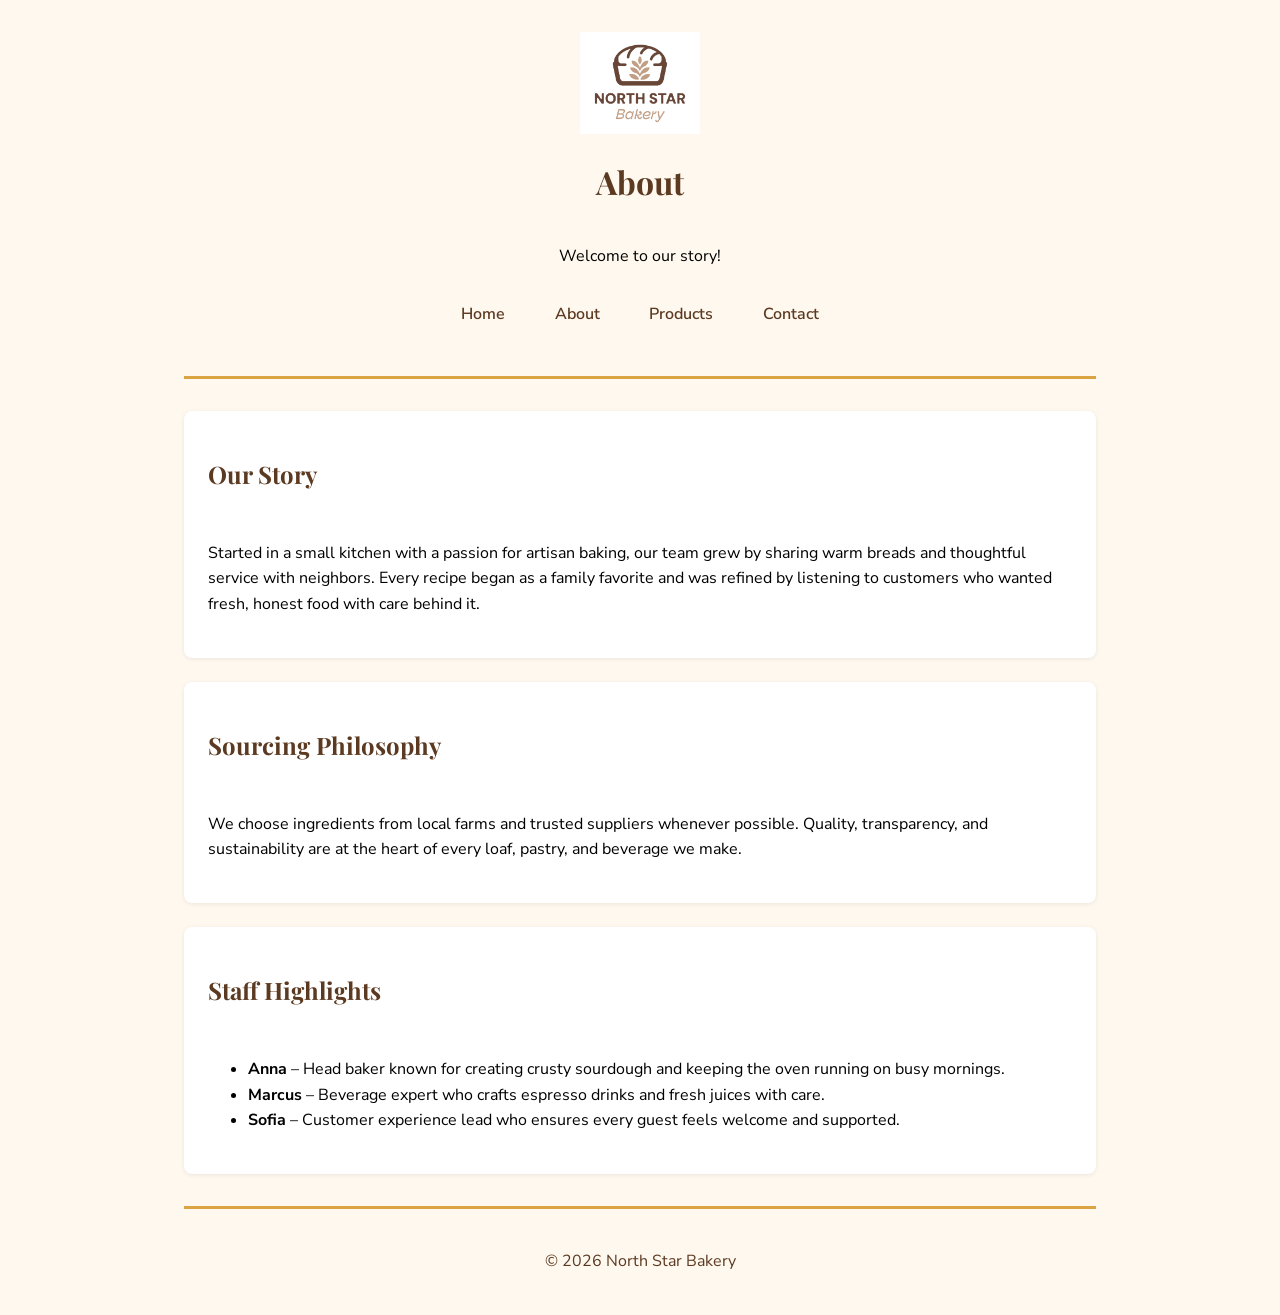
<file: about.html>
<!DOCTYPE html>
<html lang="en">
  <head>
    <meta charset="UTF-8" />
    <meta name="viewport" content="width=device-width, initial-scale=1.0" />
    <meta http-equiv="X-UA-Compatible" content="IE=edge" />
    <title>About Us</title>
    <link rel="preconnect" href="https://fonts.googleapis.com" />
    <link rel="preconnect" href="https://fonts.gstatic.com" crossorigin />
    <link href="https://fonts.googleapis.com/css2?family=Playfair+Display:wght@600;700&family=Nunito+Sans:wght@400;600&display=swap" rel="stylesheet" />
    <link rel="stylesheet" href="assets/css/styles.css" />
  </head>
  <body>
    <div class="container">
      <header>
        <img src="assets/media/images/bakery-logo_c.png" alt="North Star Bakery logo" />
        <h1>About</h1>
        <p>Welcome to our story!</p>
        <nav>
          <ul>
            <li><a href="index.html">Home</a></li>
            <li><a href="about.html">About</a></li>
            <li><a href="products.html">Products</a></li>
            <li><a href="contact.html">Contact</a></li>
          </ul>
        </nav>
      </header>
      <main>
        <section>
          <h2>Our Story</h2>
          <p>Started in a small kitchen with a passion for artisan baking, our team grew by sharing warm breads and thoughtful service with neighbors. Every recipe began as a family favorite and was refined by listening to customers who wanted fresh, honest food with care behind it.</p>
        </section>
        <section>
          <h2>Sourcing Philosophy</h2>
          <p>We choose ingredients from local farms and trusted suppliers whenever possible. Quality, transparency, and sustainability are at the heart of every loaf, pastry, and beverage we make.</p>
        </section>
        <section>
          <h2>Staff Highlights</h2>
          <ul>
            <li><strong>Anna</strong> – Head baker known for creating crusty sourdough and keeping the oven running on busy mornings.</li>
            <li><strong>Marcus</strong> – Beverage expert who crafts espresso drinks and fresh juices with care.</li>
            <li><strong>Sofia</strong> – Customer experience lead who ensures every guest feels welcome and supported.</li>
          </ul>
        </section>
      </main>
      <footer>
        <p>&copy; 2026 North Star Bakery</p>
      </footer>
    </div>
  </body>
</html>
</file>
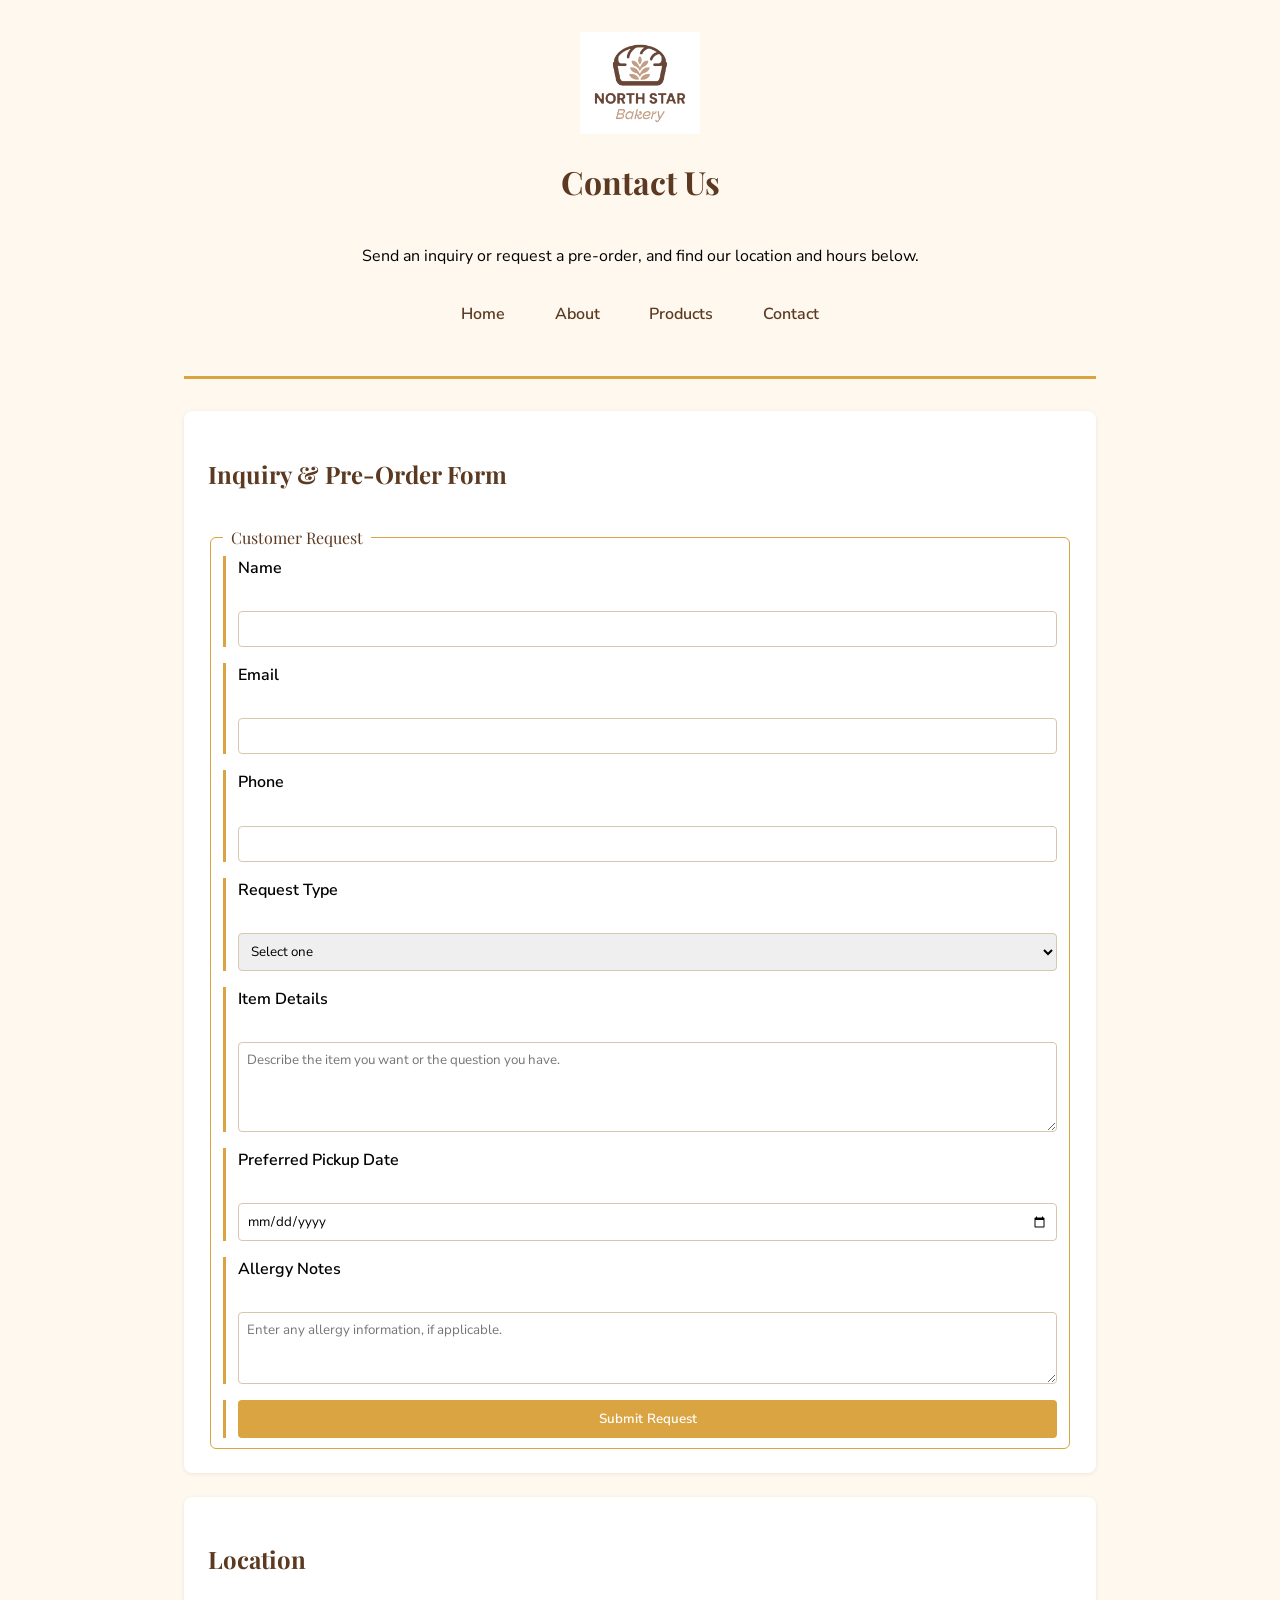
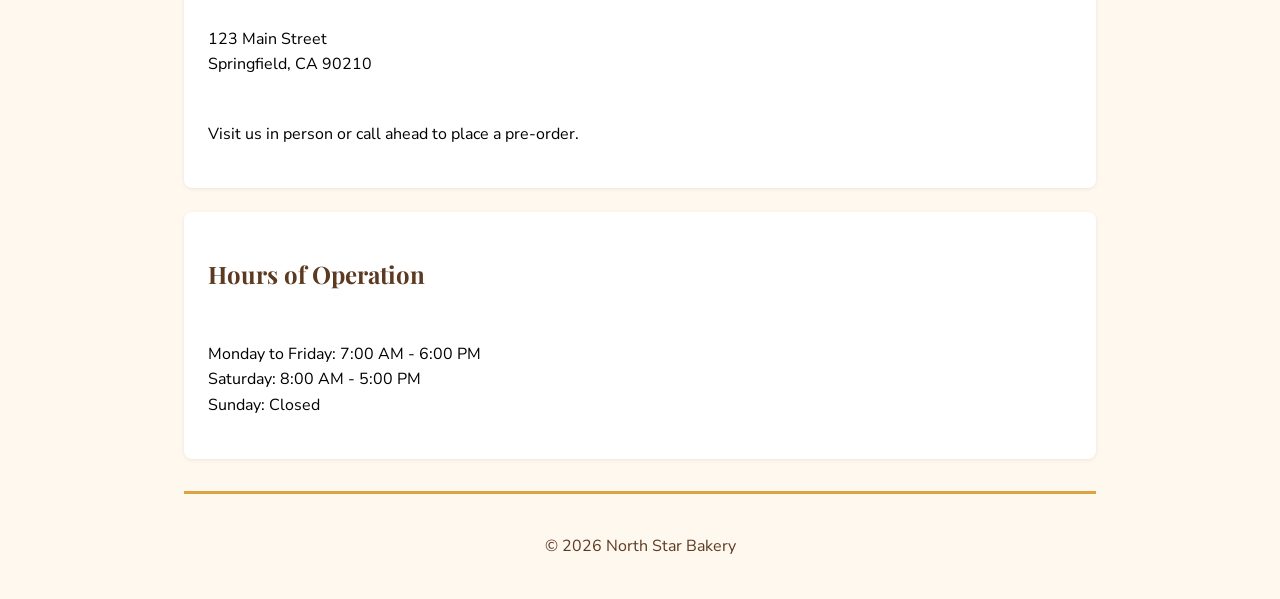
<file: contact.html>
<!DOCTYPE html>
<html lang="en">
  <head>
    <meta charset="UTF-8" />
    <meta name="viewport" content="width=device-width, initial-scale=1.0" />
    <meta http-equiv="X-UA-Compatible" content="IE=edge" />
    <title>Contact Us</title>
    <link rel="preconnect" href="https://fonts.googleapis.com" />
    <link rel="preconnect" href="https://fonts.gstatic.com" crossorigin />
    <link href="https://fonts.googleapis.com/css2?family=Playfair+Display:wght@600;700&family=Nunito+Sans:wght@400;600&display=swap" rel="stylesheet" />
    <link rel="stylesheet" href="assets/css/styles.css" />
  </head>
  <body>
    <div class="container">
      <header>
        <img src="assets/media/images/bakery-logo_c.png" alt="North Star Bakery logo" />
        <h1>Contact Us</h1>
        <p>Send an inquiry or request a pre-order, and find our location and hours below.</p>
        <nav>
          <ul>
            <li><a href="index.html">Home</a></li>
            <li><a href="about.html">About</a></li>
            <li><a href="products.html">Products</a></li>
            <li><a href="contact.html">Contact</a></li>
          </ul>
        </nav>
      </header>
      <main>
        <section>
          <h2>Inquiry & Pre-Order Form</h2>
          <form action="#" method="post">
            <fieldset>
              <legend>Customer Request</legend>
              <div>
                <label for="name">Name</label><br />
                <input type="text" id="name" name="name" required maxlength="100" />
                <span id="name-error" class="error-message"></span>
              </div>
              <div>
                <label for="email">Email</label><br />
                <input type="email" id="email" name="email" required />
              </div>
              <div>
                <label for="phone">Phone</label><br />
                <input type="tel" id="phone" name="phone" pattern="[0-9+\-() ]{7,20}" />
              </div>
              <div>
                <label for="request-type">Request Type</label><br />
                <select id="request-type" name="request-type" required>
                  <option value="">Select one</option>
                  <option value="preorder">Pre-Order</option>
                  <option value="question">General Question</option>
                </select>
              </div>
              <div>
                <label for="item-details">Item Details</label><br />
                <textarea id="item-details" name="item-details" rows="4" required maxlength="500" placeholder="Describe the item you want or the question you have."></textarea>
                <span id="item-details-error" class="error-message"></span>
              </div>
              <div>
                <label for="pickup-date">Preferred Pickup Date</label><br />
                <input type="date" id="pickup-date" name="pickup-date" />
              </div>
              <div>
                <label for="allergy-notes">Allergy Notes</label><br />
                <textarea id="allergy-notes" name="allergy-notes" rows="3" maxlength="250" placeholder="Enter any allergy information, if applicable."></textarea>
              </div>
              <div>
                <button type="submit">Submit Request</button>
              </div>
            </fieldset>
          </form>
        </section>
        <section>
          <h2>Location</h2>
          <p>123 Main Street<br />
          Springfield, CA 90210</p>
          <p>Visit us in person or call ahead to place a pre-order.</p>
        </section>
        <section>
          <h2>Hours of Operation</h2>
          <p>Monday to Friday: 7:00 AM - 6:00 PM<br />
          Saturday: 8:00 AM - 5:00 PM<br />
          Sunday: Closed</p>
        </section>
      </main>
      <footer>
        <p>&copy; 2026 North Star Bakery</p>
      </footer>
    </div>
    <script src="assets/js/scripts.js"></script>
  </body>
</html>
</file>
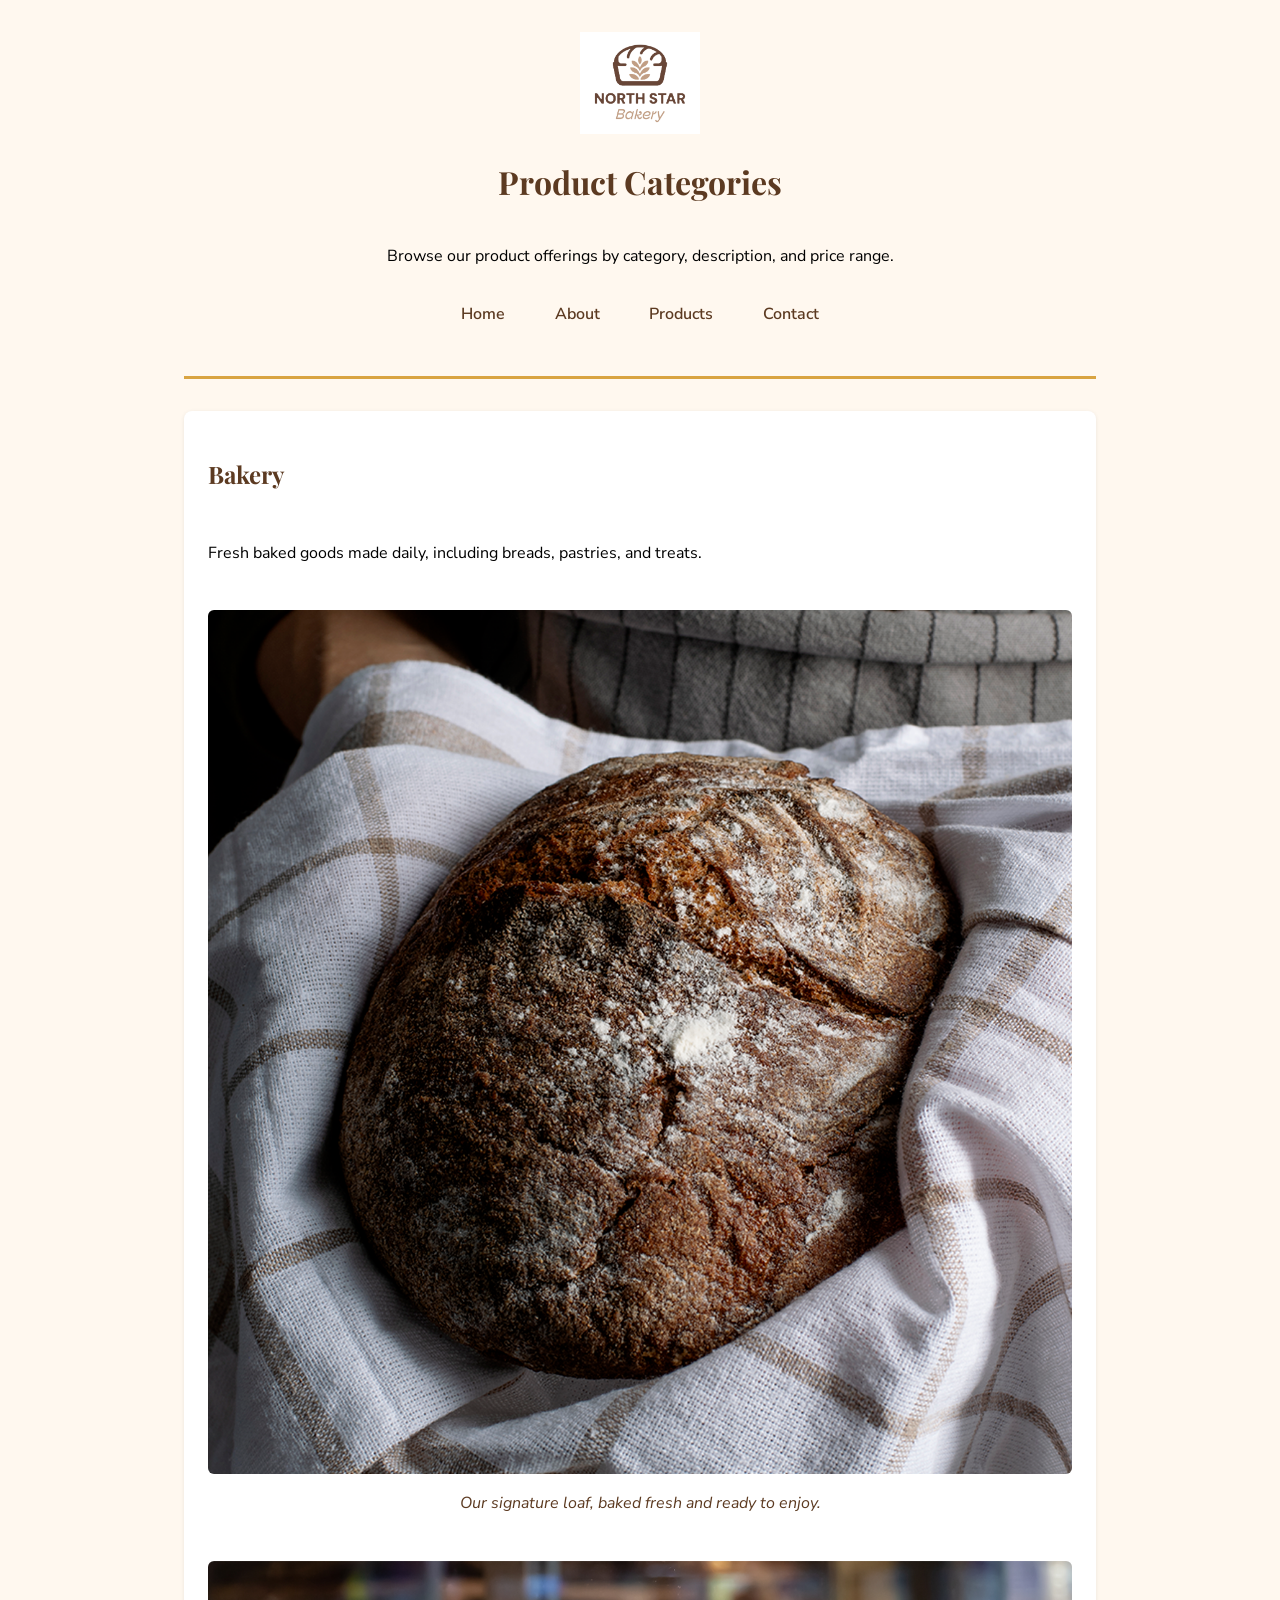
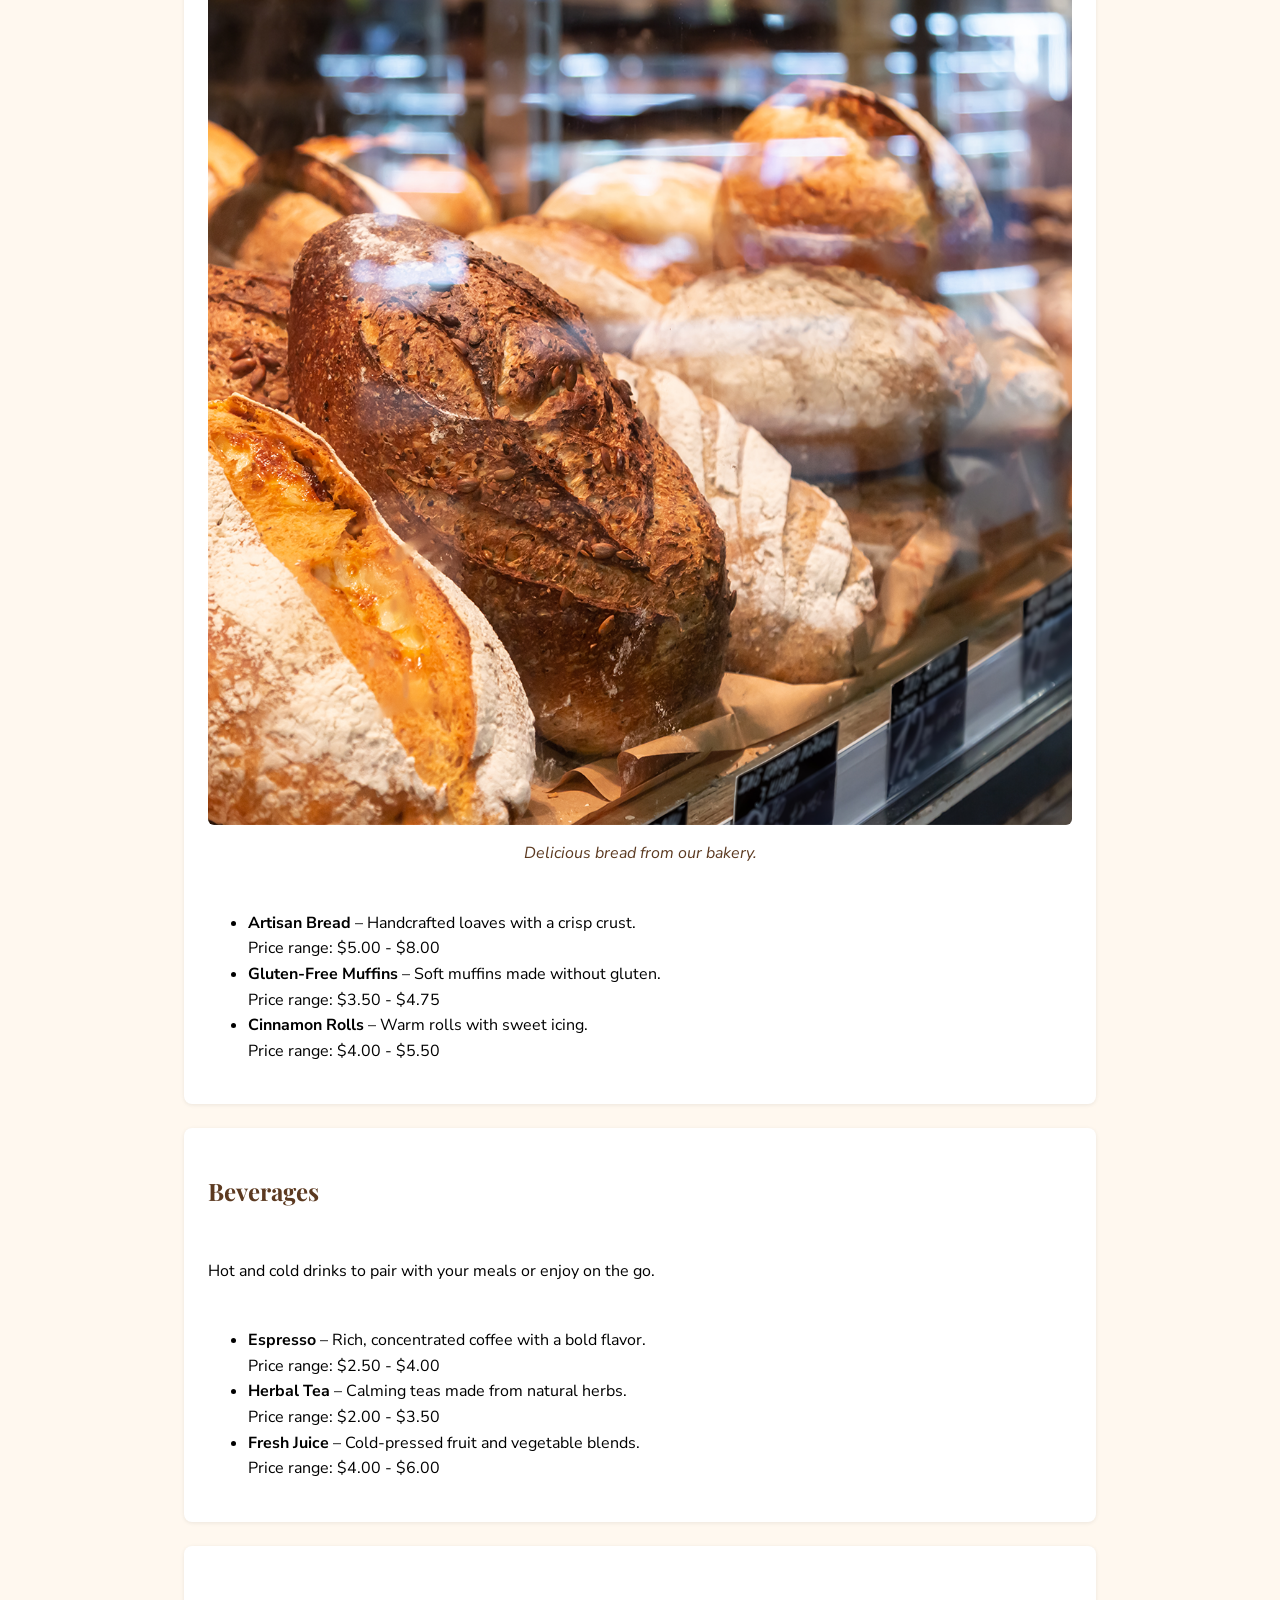
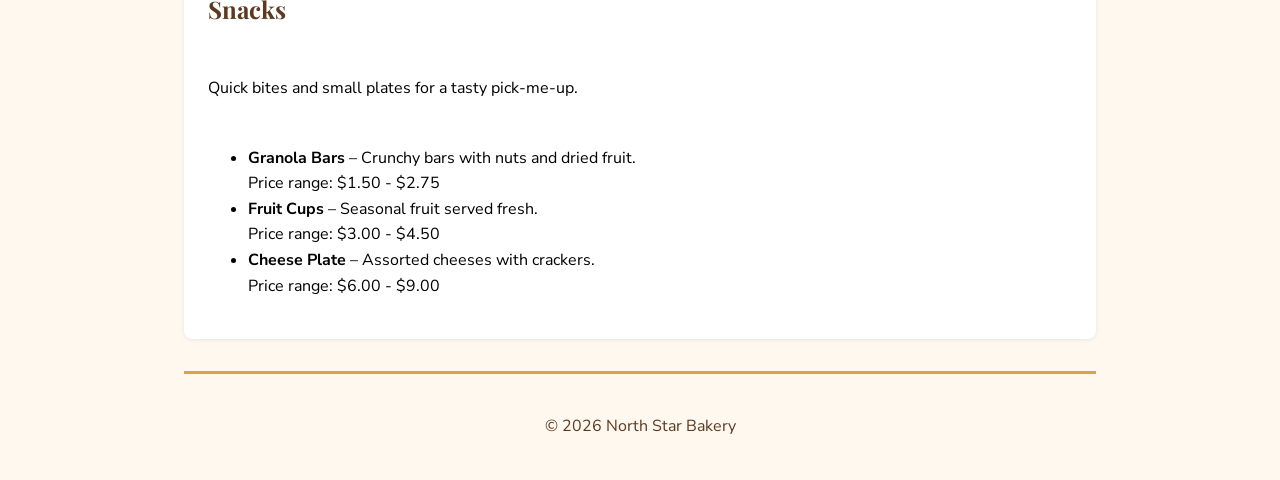
<file: products.html>
<!DOCTYPE html>
<html lang="en">
  <head>
    <meta charset="UTF-8" />
    <meta name="viewport" content="width=device-width, initial-scale=1.0" />
    <meta http-equiv="X-UA-Compatible" content="IE=edge" />
    <title>Product Catalog</title>
    <link rel="preconnect" href="https://fonts.googleapis.com" />
    <link rel="preconnect" href="https://fonts.gstatic.com" crossorigin />
    <link href="https://fonts.googleapis.com/css2?family=Playfair+Display:wght@600;700&family=Nunito+Sans:wght@400;600&display=swap" rel="stylesheet" />
    <link rel="stylesheet" href="assets/css/styles.css" />
  </head>
  <body>
    <div class="container">
      <header>
        <img src="assets/media/images/bakery-logo_c.png" alt="North Star Bakery logo" />
        <h1>Product Categories</h1>
        <p>Browse our product offerings by category, description, and price range.</p>
        <nav>
          <ul>
            <li><a href="index.html">Home</a></li>
            <li><a href="about.html">About</a></li>
            <li><a href="products.html">Products</a></li>
            <li><a href="contact.html">Contact</a></li>
          </ul>
        </nav>
      </header>
      <main>
        <section>
          <h2>Bakery</h2>
          <p>Fresh baked goods made daily, including breads, pastries, and treats.</p>
          <figure>
            <picture>
              <img src="assets/media/images/bakery-signature-loaf_c.png" alt="Signature loaf from North Star Bakery" />
            </picture>
            <figcaption>Our signature loaf, baked fresh and ready to enjoy.</figcaption>
          </figure>
          <figure>
            <picture>
              <img src="assets/media/images/bakery-bread_c.png" alt="Bakery bread from North Star Bakery" />
            </picture>
            <figcaption>Delicious bread from our bakery.</figcaption>
          </figure>
          <ul>
            <li>
              <strong>Artisan Bread</strong> – Handcrafted loaves with a crisp crust.
              <br />
              Price range: $5.00 - $8.00
            </li>
            <li>
              <strong>Gluten-Free Muffins</strong> – Soft muffins made without gluten.
              <br />
              Price range: $3.50 - $4.75
            </li>
            <li>
              <strong>Cinnamon Rolls</strong> – Warm rolls with sweet icing.
              <br />
              Price range: $4.00 - $5.50
            </li>
          </ul>
        </section>

        <section>
          <h2>Beverages</h2>
          <p>Hot and cold drinks to pair with your meals or enjoy on the go.</p>
          <ul>
            <li>
              <strong>Espresso</strong> – Rich, concentrated coffee with a bold flavor.
              <br />
              Price range: $2.50 - $4.00
            </li>
            <li>
              <strong>Herbal Tea</strong> – Calming teas made from natural herbs.
              <br />
              Price range: $2.00 - $3.50
            </li>
            <li>
              <strong>Fresh Juice</strong> – Cold-pressed fruit and vegetable blends.
              <br />
              Price range: $4.00 - $6.00
            </li>
          </ul>
        </section>

        <section>
          <h2>Snacks</h2>
          <p>Quick bites and small plates for a tasty pick-me-up.</p>
          <ul>
            <li>
              <strong>Granola Bars</strong> – Crunchy bars with nuts and dried fruit.
              <br />
              Price range: $1.50 - $2.75
            </li>
            <li>
              <strong>Fruit Cups</strong> – Seasonal fruit served fresh.
              <br />
              Price range: $3.00 - $4.50
            </li>
            <li>
              <strong>Cheese Plate</strong> – Assorted cheeses with crackers.
              <br />
              Price range: $6.00 - $9.00
            </li>
          </ul>
        </section>
      </main>
      <footer>
        <p>&copy; 2026 North Star Bakery</p>
      </footer>
    </div>
  </body>
</html>
</file>
<file: assets/css/styles.css>
/* North Star Bakery — shared styles */

:root {
  --color-primary: #5C3A21;   
  --color-accent: #D9A441;    
  --color-bg: #FFF8EF;        
  --color-surface: #FFFFFF;
  --color-text: #000000;
  --font-heading: "Playfair Display", Georgia, serif;
  --font-body: "Nunito Sans", "Segoe UI", sans-serif;
}

/* i added variables here for reused styles to avoid repeating myself to comply with DRY */

* {
  box-sizing: border-box;
}

body {
  margin: 0;
  font-family: var(--font-body);
  color: var(--color-text);
  background-color: var(--color-bg);
  line-height: 1.6;
}

.container {
  display: flex;
  flex-direction: column;
  max-width: 960px;
  margin: 0 auto;
  padding: 0 1rem;
}

h1, h2, h3, h4 {
  font-family: var(--font-heading);
  color: var(--color-primary);
}

a {
  color: var(--color-primary);
}

a:hover,
a:focus {
  color: var(--color-accent);
}

header {
  display: flex;
  flex-direction: column;
  align-items: center;
  text-align: center;
  padding: 2rem 0;
  border-bottom: 3px solid var(--color-accent);
}

header img {
  max-width: 120px;
  height: auto;
}

nav ul {
  list-style: none;
  display: flex;
  flex-direction: column;
  align-items: center;
  gap: 0.75rem;
  padding: 0;
  margin: 1rem 0;
}

nav a {
  text-decoration: none;
  font-weight: 600;
  padding: 0.4rem 0.8rem;
  border-radius: 4px;
}

nav a:hover,
nav a:focus {
  background-color: var(--color-accent);
  color: var(--color-surface);
}

main {
  display: flex;
  flex-direction: column;
  gap: 1.5rem;
  padding: 2rem 0;
}

section {
  display: flex;
  flex-direction: column;
  gap: 0.75rem;
  background-color: var(--color-surface);
  border-radius: 8px;
  padding: 1.5rem;
  box-shadow: 0 1px 4px rgba(0, 0, 0, 0.08);
}

figure {
  display: flex;
  flex-direction: column;
  align-items: center;
  margin: 1rem 0;
}

figure img {
  max-width: 100%;
  height: auto;
  border-radius: 6px;
}

figcaption {
  font-style: italic;
  color: var(--color-primary);
  margin-top: 0.5rem;
}

button,
input[type="submit"] {
  background-color: var(--color-accent);
  color: var(--color-surface);
  border: none;
  padding: 0.6rem 1.2rem;
  border-radius: 4px;
  font-family: var(--font-body);
  font-weight: 600;
  cursor: pointer;
}

button:hover,
input[type="submit"]:hover {
  background-color: var(--color-primary);
}

label {
  font-weight: 600;
}

input,
select,
textarea {
  width: 100%;
  padding: 0.5rem;
  margin-top: 0.25rem;
  border: 1px solid #d8c7ae;
  border-radius: 4px;
  font-family: var(--font-body);
}

fieldset {
  display: flex;
  flex-direction: column;
  gap: 1rem;
  border: 1px solid var(--color-accent);
  border-radius: 6px;
}

fieldset div {
  display: flex;
  flex-direction: column;
  padding-left: 0.75rem;
  border-left: 3px solid var(--color-accent);
}

legend {
  font-family: var(--font-heading);
  color: var(--color-primary);
  padding: 0 0.5rem;
}

.error-message {
  display: block;
  color: #b3261e;
  font-size: 0.75rem;
}

footer {
  display: flex;
  justify-content: center;
  text-align: center;
  padding: 1.5rem 0;
  color: var(--color-primary);
  border-top: 3px solid var(--color-accent);
}

@media (min-width: 600px) {
  .container {
    padding: 0 1.5rem;
  }

  nav ul {
    flex-direction: row;
    gap: 1.5rem;
  }
}
</file>
